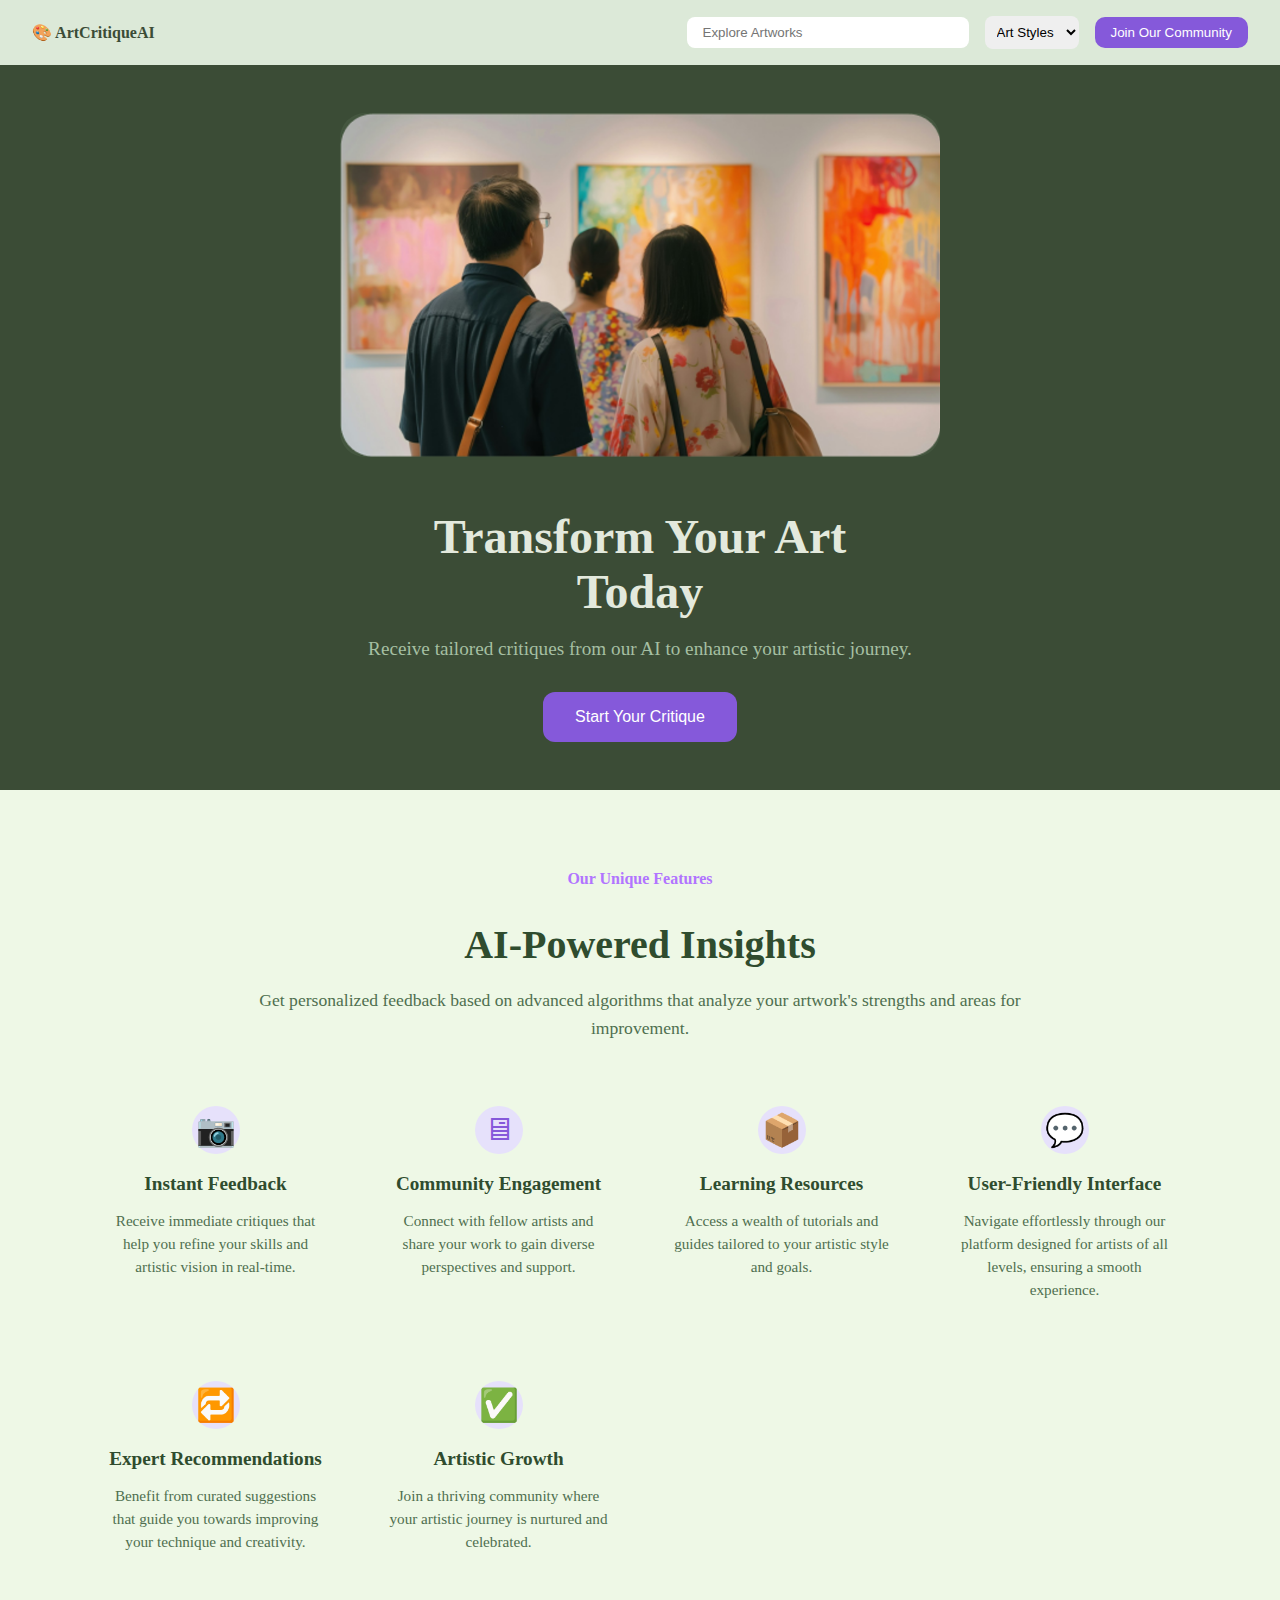
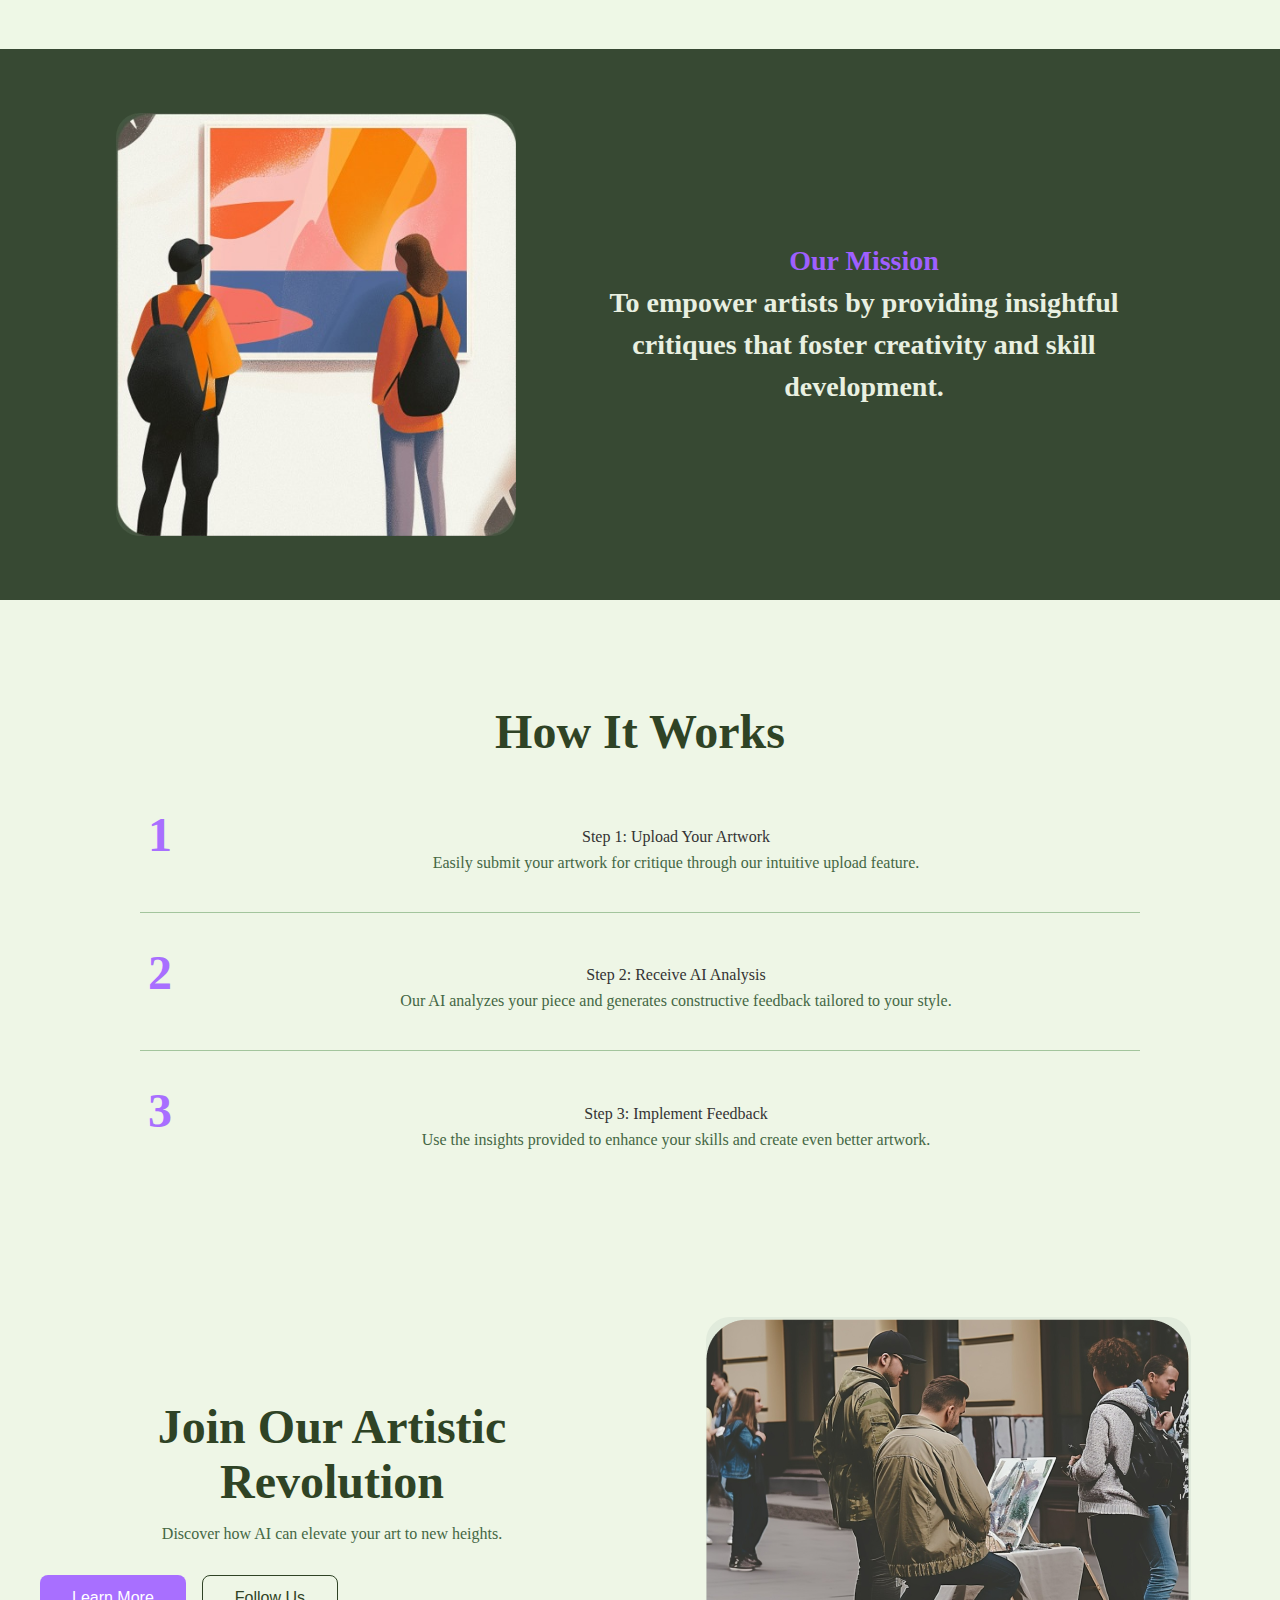
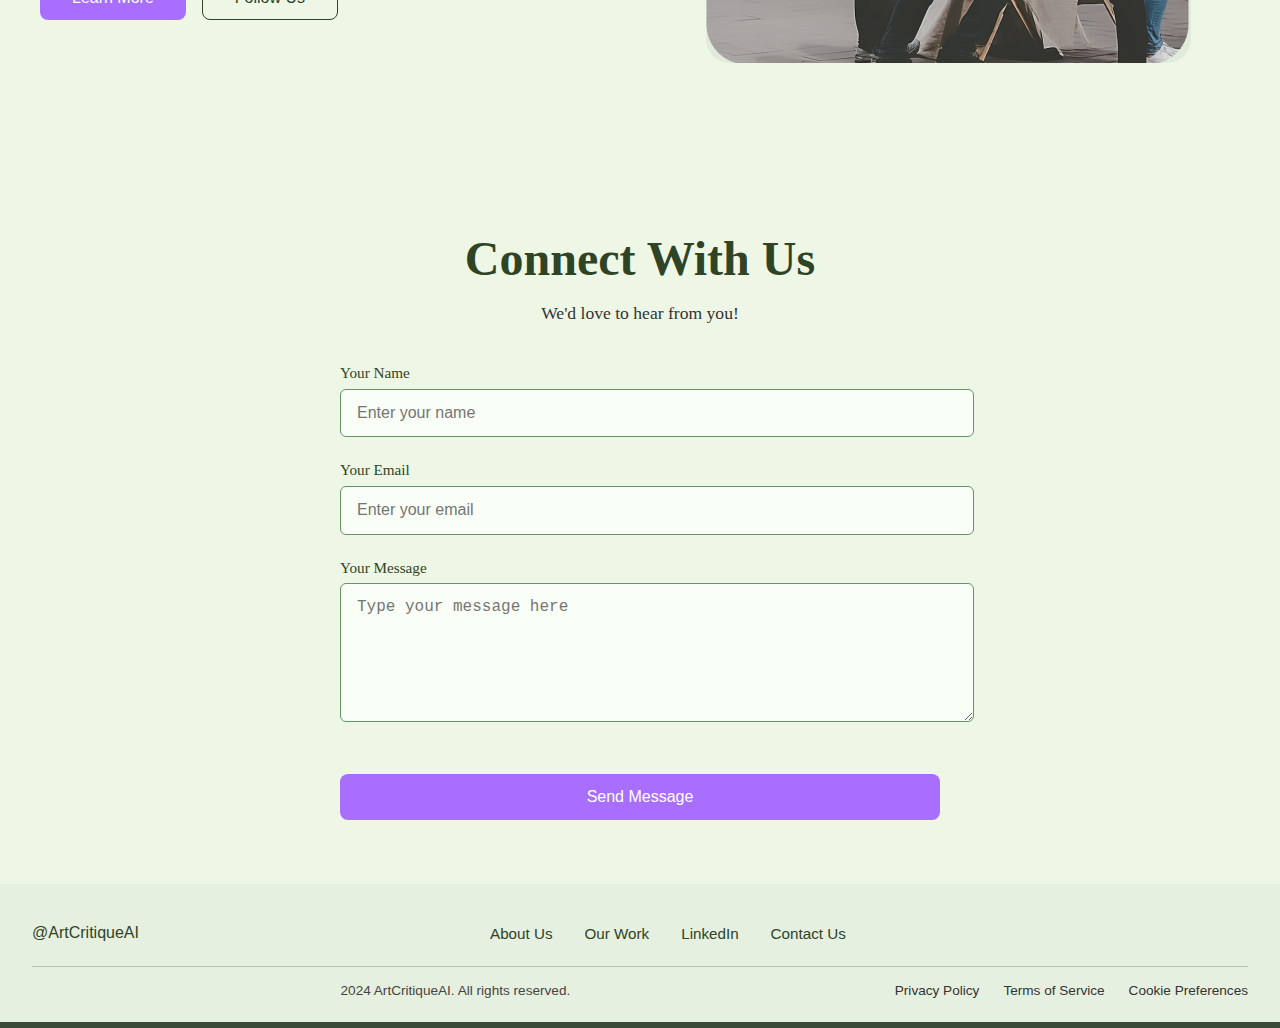
<file: Assignment__2/index.html>
<!DOCTYPE html>
<html lang="en">
<head>
  <meta charset="UTF-8" />
  <meta name="viewport" content="width=device-width, initial-scale=1.0" />
  <title>ArtCritiqueAI</title>
  <link rel="stylesheet" href="styles.css" />
</head>
<body>
  <header>
    <div class="logo">🎨 ArtCritiqueAI</div>
    <input type="text" class="search-bar" placeholder="Explore Artworks" />
    <select class="dropdown">
      <option>Art Styles</option>
      <option>Abstract</option>
      <option>Modern</option>
      <option>Realism</option>
    </select>
    <button onclick="window.open('https://artcritiqueai.com/community', '_blank')"class="join-btn">Join Our Community</button>
  </header>

  <main>
    <div class="hero-image">
      <img src="{3A972894-2F2C-45F7-8C67-C421D197A30F}.png" alt="People viewing artwork" />
    </div>
    <h1>Transform Your Art <br> Today</h1>
    <p class="subtitle">
      Receive tailored critiques from our AI to enhance your artistic journey.
    </p>
    <button onclick="window.open('https://artcritiqueai.com/start-critique', '_blank')"class="critique-btn">Start Your Critique</button>
  </main>
  <section class="ai-insights-section">
    <div class="ai-insights-header">
      <p class="ai-insights-subtitle">Our Unique Features</p>
      <h2 class="ai-insights-title">AI-Powered Insights</h2>
      <p class="ai-insights-description">
        Get personalized feedback based on advanced algorithms that analyze your artwork's strengths and areas for improvement.
      </p>
    </div>
  
    <div class="ai-insights-grid">
      <div class="ai-feature">
        <div class="ai-icon">📷</div>
        <h3>Instant Feedback</h3>
        <p>Receive immediate critiques that help you refine your skills and artistic vision in real-time.</p>
      </div>
  
      <div class="ai-feature">
        <div class="ai-icon">🖥</div>
        <h3>Community Engagement</h3>
        <p>Connect with fellow artists and share your work to gain diverse perspectives and support.</p>
      </div>
  
      <div class="ai-feature">
        <div class="ai-icon">📦</div>
        <h3>Learning Resources</h3>
        <p>Access a wealth of tutorials and guides tailored to your artistic style and goals.</p>
      </div>
  
      <div class="ai-feature">
        <div class="ai-icon">💬</div>
        <h3>User-Friendly Interface</h3>
        <p>Navigate effortlessly through our platform designed for artists of all levels, ensuring a smooth experience.</p>
      </div>
  
      <div class="ai-feature">
        <div class="ai-icon">🔁</div>
        <h3>Expert Recommendations</h3>
        <p>Benefit from curated suggestions that guide you towards improving your technique and creativity.</p>
      </div>
  
      <div class="ai-feature">
        <div class="ai-icon">✅</div>
        <h3>Artistic Growth</h3>
        <p>Join a thriving community where your artistic journey is nurtured and celebrated.</p>
      </div>
    </div>
  </section>
  <section class="mission-section">
    <div class="mission-container">
      <div class="mission-image">
        <img src="{4AFE5F97-8D4A-4807-9613-C0B76DFCDE34}.jpg" alt="People viewing abstract art" />
      </div>
      <div class="mission-text">
        <h3 class="mission-heading"><span class="mission-highlight">Our Mission</span><br>
          To empower artists by providing insightful critiques that foster creativity and skill development.
        </h3>
      </div>
    </div>
  </section>
  <section class="howworks-section">
    <div class="howworks-container">
      <h2 class="howworks-title">How It Works</h2>
  
      <div class="howworks-step">
        <div class="howworks-number">1</div>
        <div class="howworks-info">
          <h4 class="howworks-step-title">Step 1: Upload Your Artwork</h4>
          <p class="howworks-step-text">Easily submit your artwork for critique through our intuitive upload feature.</p>
        </div>
      </div>
      <hr class="howworks-divider" />
  
      <div class="howworks-step">
        <div class="howworks-number">2</div>
        <div class="howworks-info">
          <h4 class="howworks-step-title">Step 2: Receive AI Analysis</h4>
          <p class="howworks-step-text">Our AI analyzes your piece and generates constructive feedback tailored to your style.</p>
        </div>
      </div>
      <hr class="howworks-divider" />
  
      <div class="howworks-step">
        <div class="howworks-number">3</div>
        <div class="howworks-info">
          <h4 class="howworks-step-title">Step 3: Implement Feedback</h4>
          <p class="howworks-step-text">Use the insights provided to enhance your skills and create even better artwork.</p>
        </div>
      </div>
    </div>
  </section>

  <section class="artrev-section">
    <div class="artrev-container">
      <div class="artrev-text">
        <h2 class="artrev-title">Join Our Artistic Revolution</h2>
        <p class="artrev-subtitle">Discover how AI can elevate your art to new heights.</p>
        <div class="artrev-buttons">
          <button onclick="window.open('https://artcritiqueai.com/learn-more/', '_blank')"class="artrev-btn artrev-btn-primary">Learn More</button>
          <button onclick="window.open('https://artcritiqueai.com/follow-us', '_blank')"class="artrev-btn artrev-btn-outline">Follow Us</button>
        </div>
      </div>
      <div class="artrev-image">
        <img src="{6331CEFC-09C7-4E76-831F-B14BCA1C5D37}.png" alt="Artists painting" />
      </div>
    </div>
  </section>
  <section class="contactus-section">
    <div class="contactus-container">
      <h2 class="contactus-title">Connect With Us</h2>
      <p class="contactus-subtitle">We'd love to hear from you!</p>
  
      <form class="contactus-form">
        <div class="contactus-form-group">
          <label for="contactus-name">Your Name</label>
          <input type="text" id="contactus-name" placeholder="Enter your name" />
        </div>
  
        <div class="contactus-form-group">
          <label for="contactus-email">Your Email</label>
          <input type="email" id="contactus-email" placeholder="Enter your email" />
        </div>
  
        <div class="contactus-form-group">
          <label for="contactus-message">Your Message</label>
          <textarea id="contactus-message" rows="6" placeholder="Type your message here"></textarea>
        </div>
  
        <button type="submit" class="contactus-button">Send Message</button>
      </form>
    </div>
  </section>
  <section class="footer-section">
    <div class="footer-top">
      <div class="footer-brand">@ArtCritiqueAI</div>
      <div class="footer-links">
        <a href="#">About Us</a>
        <a href="#">Our Work</a>
        <a href="#">LinkedIn</a>
        <a href="#">Contact Us</a>
      </div>
      <div class="footer-socials">
        <a href="#"></a>
        <a href="#"></a>
        <a href="#"></a>
        <a href="#"></a>
        <a href="#"></a>
      </div>
    </div>
    <hr class="footer-divider" />
    <div class="footer-bottom">
      <div class="footer-copy">2024 ArtCritiqueAI. All rights reserved.</div>
      <div class="footer-legal-links">
        <a href="#">Privacy Policy</a>
        <a href="#">Terms of Service</a>
        <a href="#">Cookie Preferences</a>
      </div>
    </div>
  </section>
</body>
</html>
</file>
<file: Assignment__2/styles.css>
body {
  margin: 0;
  font-family: 'Georgia', serif;
  background-color: #3b4c36;
  color: #f0f0f0;
  text-align: center;
}

header {
  display: flex;
  align-items: center;
  padding: 1rem 2rem;
  background-color: #dce9d8;
}

.logo {
  font-weight: bold;
  margin-right: auto;
  color: #3b4c36;
}

.search-bar {
  padding: 0.5rem 1rem;
  border: none;
  border-radius: 8px;
  margin-right: 1rem;
  width: 250px;
}

.dropdown {
  padding: 0.5rem;
  border-radius: 8px;
  border: none;
  margin-right: 1rem;
}

.join-btn {
  background-color: #8559da;
  color: white;
  padding: 0.5rem 1rem;
  border: none;
  border-radius: 10px;
  cursor: pointer;
}

main {
  padding: 3rem 2rem;
}

.hero-image img {
  width: 100%;
  max-width: 600px;
  border-radius: 25px;
  margin-bottom: 2rem;
}

h1 {
  font-size: 3rem;
  color: #e3e9dd;
  margin: 1rem 0;
}

.subtitle {
  font-size: 1.2rem;
  color: #a5bfa2;
  margin-bottom: 2rem;
}

.critique-btn {
  background-color: #8559da;
  color: white;
  border: none;
  padding: 1rem 2rem;
  border-radius: 12px;
  font-size: 1rem;
  cursor: pointer;
}
/* === AI Insights Section === */
.ai-insights-section {
  background-color: #eef8e6;
  padding: 4rem 2rem;
  text-align: center;
  color: #2f4c2e;
}

.ai-insights-header {
  max-width: 800px;
  margin: 0 auto 3rem auto;
}

.ai-insights-subtitle {
  color: #b174ff;
  font-weight: 600;
  margin-bottom: 0.5rem;
}

.ai-insights-title {
  font-size: 2.5rem;
  font-weight: bold;
  margin-bottom: 1rem;
}

.ai-insights-description {
  color: #4f6f4f;
  font-size: 1.1rem;
  line-height: 1.6;
}

.ai-insights-grid {
  display: grid;
  grid-template-columns: repeat(auto-fit, minmax(240px, 1fr));
  gap: 2rem;
  max-width: 1100px;
  margin: 0 auto;
}

.ai-feature {
  background: transparent;
  padding: 1rem;
}

.ai-icon {
  font-size: 2rem;
  background-color: #e6e1fb;
  color: #8559da;
  width: 3rem;
  height: 3rem;
  margin: 0 auto 1rem auto;
  border-radius: 50%;
  display: flex;
  align-items: center;
  justify-content: center;
}

.ai-feature h3 {
  font-size: 1.2rem;
  font-weight: 600;
  margin-bottom: 0.5rem;
}

.ai-feature p {
  color: #4f6f4f;
  font-size: 0.95rem;
  line-height: 1.5;
}
/* === Our Mission Section === */
.mission-section {
  background-color: #374933;
  padding: 4rem 2rem;
}

.mission-container {
  display: flex;
  align-items: center;
  justify-content: center;
  max-width: 1200px;
  margin: 0 auto;
  gap: 3rem;
  flex-wrap: wrap;
}

.mission-image img {
  max-width: 400px;
  border-radius: 1.5rem;
  width: 100%;
  height: auto;
  display: block;
}

.mission-text {
  flex: 1;
  color: #e9f0e1;
  max-width: 600px;
}

.mission-heading {
  font-size: 1.75rem;
  font-weight: 700;
  line-height: 1.5;
}

.mission-highlight {
  color: #9f5fff;
  font-weight: 700;
}
/* === How It Works Section === */
.howworks-section {
  background-color: #eef6e6;
  padding: 4rem 2rem;
}

.howworks-container {
  max-width: 1000px;
  margin: 0 auto;
}

.howworks-title {
  font-size: 3rem;
  font-weight: 800;
  color: #2f4325;
  margin-bottom: 3rem;
}

.howworks-step {
  display: flex;
  align-items: flex-start;
  gap: 2rem;
  margin-bottom: 2.5rem;
}

.howworks-number {
  font-size: 3rem;
  font-weight: 700;
  color: #a86fff;
  min-width: 40px;
}

.howworks-info {
  flex: 1;
}

.howworks-step-title {
  font-size: 1rem;
  font-weight: 500;
  color: #333;
  margin-bottom: 0.5rem;
}

.howworks-step-text {
  font-size: 1rem;
  color: #446744;
  margin: 0;
}

.howworks-divider {
  border: none;
  border-top: 1px solid #a3c59d;
  margin-bottom: 2rem;
}
/* === Artistic Revolution Section === */
.artrev-section {
  background-color: #eef6e6;
  padding: 4rem 2rem;
}

.artrev-container {
  display: flex;
  flex-wrap: wrap;
  justify-content: space-between;
  align-items: center;
  max-width: 1200px;
  margin: 0 auto;
  gap: 2rem;
}

.artrev-text {
  flex: 1 1 400px;
}

.artrev-title {
  font-size: 3rem;
  font-weight: 800;
  color: #2f4325;
  margin-bottom: 1rem;
}

.artrev-subtitle {
  font-size: 1rem;
  color: #446744;
  margin-bottom: 2rem;
}

.artrev-buttons {
  display: flex;
  gap: 1rem;
  flex-wrap: wrap;
}

.artrev-btn {
  padding: 0.8rem 2rem;
  font-size: 1rem;
  border-radius: 8px;
  font-weight: 500;
  cursor: pointer;
  border: 2px solid transparent;
}

.artrev-btn-primary {
  background-color: #a86fff;
  color: white;
  border: none;
}/* === Contact Us Section === */
.contactus-section {
  background-color: #eef6e6;
  padding: 4rem 2rem;
}

.contactus-container {
  max-width: 600px;
  margin: 0 auto;
  text-align: center;
}

.contactus-title {
  font-size: 3rem;
  font-weight: 800;
  color: #2f4325;
  margin-bottom: 0.5rem;
}

.contactus-subtitle {
  font-size: 1.1rem;
  color: #333;
  margin-bottom: 2.5rem;
}

.contactus-form {
  display: flex;
  flex-direction: column;
  gap: 1.5rem;
}

.contactus-form-group {
  text-align: left;
}

.contactus-form-group label {
  display: block;
  font-size: 0.95rem;
  margin-bottom: 0.4rem;
  color: #2f4325;
}

.contactus-form-group input,
.contactus-form-group textarea {
  width: 100%;
  padding: 0.9rem 1rem;
  font-size: 1rem;
  border: 1px solid #679467;
  border-radius: 6px;
  background-color: #f9fff7;
  color: #2f4325;
  outline: none;
  transition: border 0.3s ease;
}

.contactus-form-group input:focus,
.contactus-form-group textarea:focus {
  border-color: #a86fff;
}

.contactus-button {
  margin-top: 1.5rem;
  background-color: #a86fff;
  color: white;
  padding: 0.9rem 2.2rem;
  font-size: 1rem;
  border: none;
  border-radius: 8px;
  cursor: pointer;
  transition: background 0.3s ease;
}

.contactus-button:hover {
  background-color: #954fe3;
}


.artrev-btn-outline {
  background-color: transparent;
  border: 1px solid #2f4325;
  color: #2f4325;
}

.artrev-image {
  flex: 1 1 400px;
  display: flex;
  justify-content: center;
}

.artrev-image img {
  max-width: 100%;
  border-radius: 24px;
  object-fit: cover;
}
/* === Footer Section === */
.footer-section {
  background-color: #e6f0e0;
  padding: 2.5rem 2rem 1.5rem;
  font-family: sans-serif;
}

.footer-top {
  display: flex;
  justify-content: space-between;
  align-items: center;
  flex-wrap: wrap;
  gap: 1.5rem;
  margin-bottom: 1.5rem;
}

.footer-brand {
  font-weight: 500;
  font-size: 1rem;
  color: #2f4325;
}

.footer-links {
  display: flex;
  gap: 2rem;
  flex-wrap: wrap;
  justify-content: center;
}

.footer-links a {
  color: #2f4325;
  text-decoration: none;
  font-size: 0.95rem;
  transition: color 0.3s ease;
}

.footer-links a:hover {
  color: #679467;
}

.footer-socials {
  display: flex;
  gap: 0.8rem;
}

.footer-socials img {
  width: 20px;
  height: 20px;
  opacity: 0.9;
  transition: opacity 0.3s ease;
}

.footer-socials img:hover {
  opacity: 1;
}

.footer-divider {
  border: none;
  height: 1px;
  background-color: #bbb;
  margin: 1rem 0;
}

.footer-bottom {
  display: flex;
  justify-content: space-between;
  flex-wrap: wrap;
  font-size: 0.85rem;
  color: #444;
  gap: 1rem;
}

.footer-copy {
  flex: 1;
}

.footer-legal-links {
  display: flex;
  gap: 1.5rem;
  flex-wrap: wrap;
}

.footer-legal-links a {
  text-decoration: none;
  color: #333;
  transition: color 0.3s ease;
}

.footer-legal-links a:hover {
  color: #679467;
}
</file>
